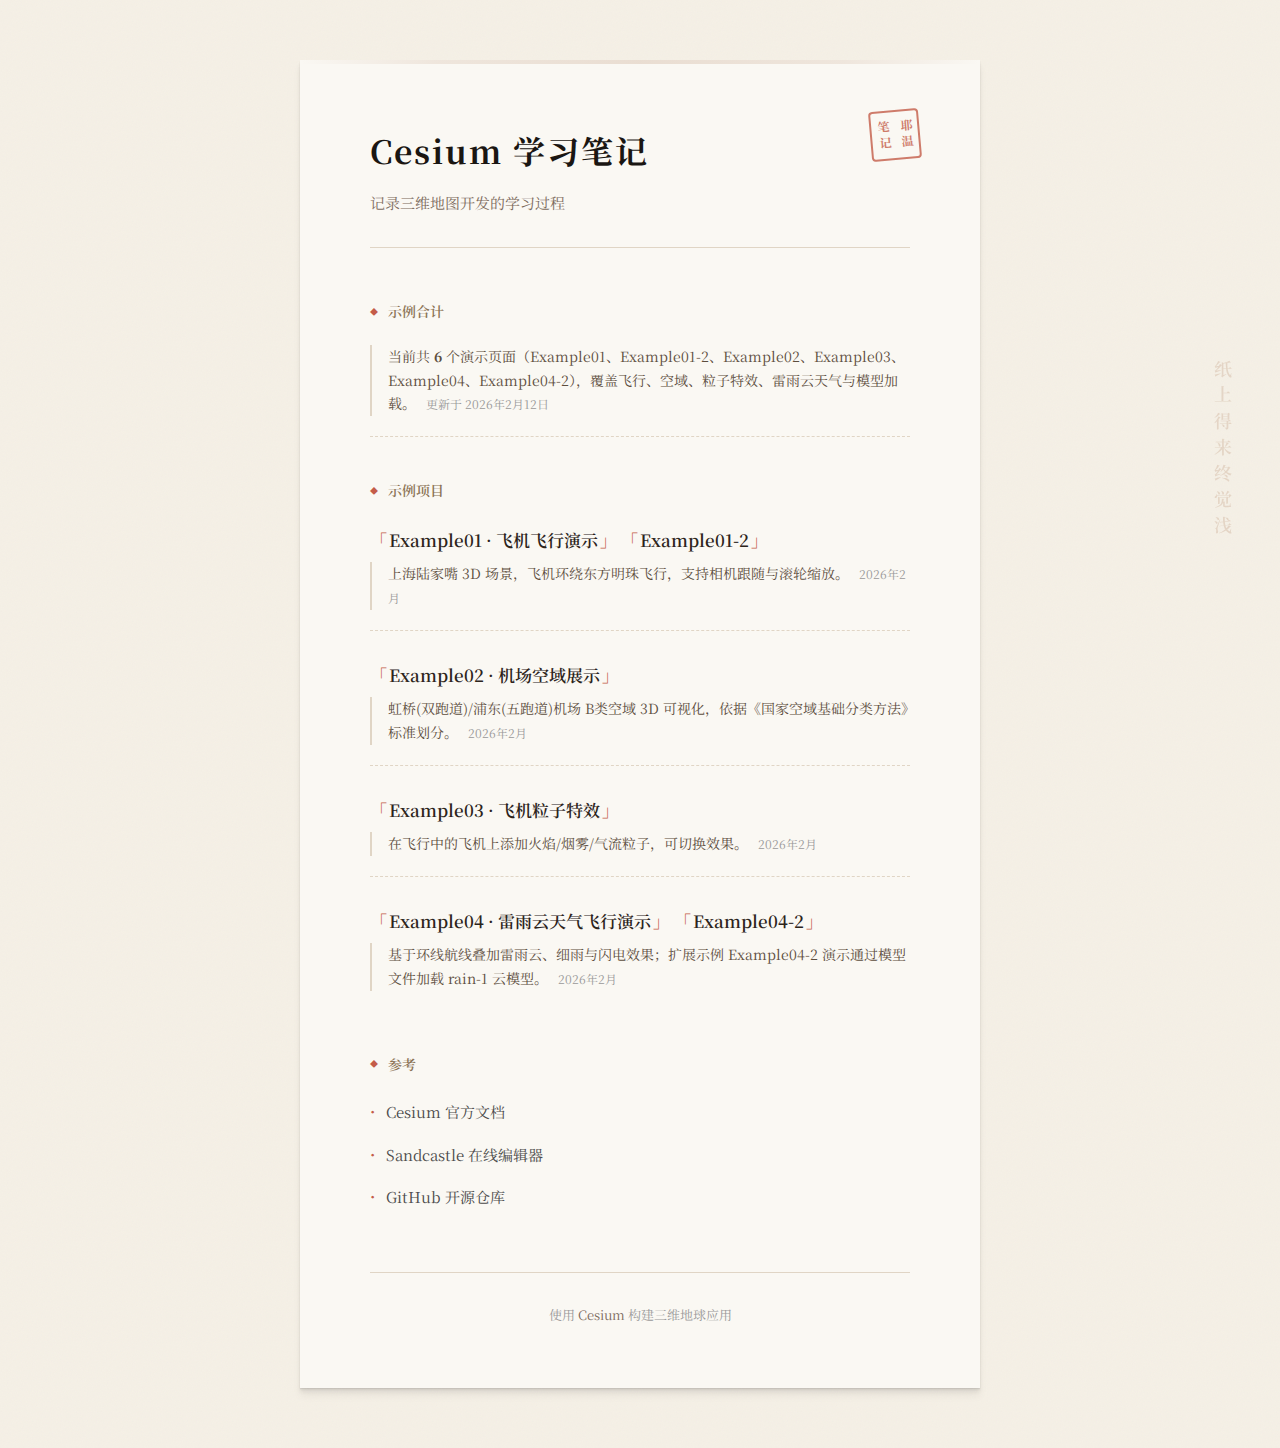
<file: index.html>
﻿<!DOCTYPE html>
<html lang="zh-CN">

<head>
    <meta charset="UTF-8">
    <meta name="viewport" content="width=device-width, initial-scale=1.0">
    <title>Cesium 学习笔记</title>
    <link rel="icon" type="image/png" href="/public/logo.png">
    <link rel="preconnect" href="https://fonts.googleapis.com">
    <link href="https://fonts.googleapis.com/css2?family=Noto+Serif+SC:wght@400;600;700&display=swap" rel="stylesheet">
    <style>
        * {
            margin: 0;
            padding: 0;
            box-sizing: border-box;
        }

        body {
            font-family: "Noto Serif SC", "Songti SC", "SimSun", serif;
            background: #f5f0e6 url("data:image/svg+xml,%3Csvg width='100' height='100' viewBox='0 0 100 100' xmlns='http://www.w3.org/2000/svg'%3E%3Cfilter id='noise'%3E%3CfeTurbulence type='fractalNoise' baseFrequency='0.8' numOctaves='4' stitchTiles='stitch'/%3E%3C/filter%3E%3Crect width='100' height='100' filter='url(%23noise)' opacity='0.03'/%3E%3C/svg%3E");
            color: #2c241b;
            line-height: 1.9;
            min-height: 100vh;
            padding: 60px 20px;
        }

        .paper {
            max-width: 680px;
            margin: 0 auto;
            background: #faf8f3;
            padding: 60px 70px;
            box-shadow:
                0 1px 1px rgba(0, 0, 0, 0.05),
                0 2px 2px rgba(0, 0, 0, 0.05),
                0 4px 4px rgba(0, 0, 0, 0.05),
                0 8px 8px rgba(0, 0, 0, 0.05);
            position: relative;
        }

        /* 纸张边缘装饰 */
        .paper::before {
            content: '';
            position: absolute;
            top: 0;
            left: 0;
            right: 0;
            height: 4px;
            background: linear-gradient(90deg,
                    transparent 0%,
                    rgba(139, 69, 19, 0.1) 20%,
                    rgba(139, 69, 19, 0.15) 50%,
                    rgba(139, 69, 19, 0.1) 80%,
                    transparent 100%);
        }

        /* 印章装饰 */
        .seal {
            position: absolute;
            top: 50px;
            right: 60px;
            width: 50px;
            height: 50px;
            border: 2px solid #c45c48;
            border-radius: 4px;
            display: flex;
            align-items: center;
            justify-content: center;
            color: #c45c48;
            font-size: 12px;
            font-weight: 700;
            transform: rotate(-5deg);
            opacity: 0.8;
            writing-mode: vertical-rl;
            letter-spacing: 4px;
            padding: 4px;
        }

        h1 {
            font-size: 32px;
            font-weight: 700;
            margin-bottom: 8px;
            color: #1a1612;
            letter-spacing: 2px;
        }

        .subtitle {
            color: #7d6b5d;
            font-size: 15px;
            margin-bottom: 50px;
            padding-bottom: 30px;
            border-bottom: 1px solid #e0d5c5;
        }

        h2 {
            font-size: 14px;
            color: #8b7355;
            margin-top: 40px;
            margin-bottom: 20px;
            font-weight: 600;
            display: flex;
            align-items: center;
            gap: 10px;
        }

        h2::before {
            content: '◆';
            font-size: 8px;
            color: #c45c48;
        }

        /* 文章列表 */
        .article {
            margin-bottom: 28px;
            padding-bottom: 20px;
            border-bottom: 1px dashed #e0d5c5;
        }

        .article:last-of-type {
            border-bottom: none;
        }

        .article a {
            color: #2c241b;
            text-decoration: none;
            font-size: 17px;
            font-weight: 600;
            display: block;
            margin-bottom: 6px;
            transition: color 0.3s;
            display: inline-block;
        }

        .article a:hover {
            color: #8b4513;
        }

        .article a::before {
            content: '「';
            color: #c45c48;
            margin-right: 2px;
        }

        .article a::after {
            content: '」';
            color: #c45c48;
            margin-left: 2px;
        }

        .article p {
            color: #5c4d3d;
            font-size: 14px;
            line-height: 1.7;
            padding-left: 16px;
            border-left: 2px solid #e0d5c5;
        }

        .date {
            color: #999;
            font-size: 12px;
            margin-left: 10px;
        }

        /* 链接列表 */
        .links {
            list-style: none;
        }

        .links li {
            margin-bottom: 12px;
            position: relative;
            padding-left: 16px;
        }

        .links li::before {
            content: '·';
            position: absolute;
            left: 0;
            color: #c45c48;
            font-weight: bold;
        }

        .links a {
            color: #4a4a4a;
            text-decoration: none;
            font-size: 15px;
            transition: all 0.3s;
            border-bottom: 1px solid transparent;
        }

        .links a:hover {
            color: #8b4513;
            border-bottom-color: #d4c4a8;
        }

        /* 竖排装饰文字 */
        .side-text {
            position: fixed;
            right: 40px;
            top: 50%;
            transform: translateY(-50%);
            writing-mode: vertical-rl;
            color: rgba(139, 69, 19, 0.15);
            font-size: 18px;
            letter-spacing: 8px;
            font-weight: 600;
            pointer-events: none;
        }

        /* 页脚 */
        footer {
            margin-top: 60px;
            padding-top: 30px;
            border-top: 1px solid #e0d5c5;
            text-align: center;
            color: #999;
            font-size: 13px;
        }

        footer a {
            color: #7d6b5d;
            text-decoration: none;
        }

        footer a:hover {
            color: #8b4513;
            text-decoration: underline;
        }

        /* 响应式 */
        @media (max-width: 768px) {
            body {
                padding: 20px;
            }

            .paper {
                padding: 40px 30px;
            }

            .seal {
                display: none;
            }

            .side-text {
                display: none;
            }

            h1 {
                font-size: 26px;
            }
        }
    </style>
</head>

<body>
    <div class="paper">
        <div class="seal">耶温<br>笔记</div>

        <h1>Cesium 学习笔记</h1>
        <p class="subtitle">记录三维地图开发的学习过程</p>

        <h2>示例合计</h2>
        <div class="article">
            <p>当前共 <strong>6</strong> 个演示页面（Example01、Example01-2、Example02、Example03、Example04、Example04-2），覆盖飞行、空域、粒子特效、雷雨云天气与模型加载。<span class="date">更新于 2026年2月12日</span></p>
        </div>

        <h2>示例项目</h2>
        <div class="article">
            <a href="./example01/index.html">Example01 · 飞机飞行演示</a>
            <a href="./example01-2/index.html">Example01-2</a>
            <p>上海陆家嘴 3D 场景，飞机环绕东方明珠飞行，支持相机跟随与滚轮缩放。<span class="date">2026年2月</span></p>
        </div>
        <div class="article">
            <a href="./example02/index.html">Example02 · 机场空域展示</a>
            <p>虹桥(双跑道)/浦东(五跑道)机场 B类空域 3D 可视化，依据《国家空域基础分类方法》标准划分。<span class="date">2026年2月</span></p>
        </div>
        <div class="article">
            <a href="./example03/index.html">Example03 · 飞机粒子特效</a>
            <p>在飞行中的飞机上添加火焰/烟雾/气流粒子，可切换效果。<span class="date">2026年2月</span></p>
        </div>
        <div class="article">
            <a href="./example04/index.html">Example04 · 雷雨云天气飞行演示</a>
            <a href="./example04-2/index.html">Example04-2</a>
            <p>基于环线航线叠加雷雨云、细雨与闪电效果；扩展示例 Example04-2 演示通过模型文件加载 rain-1 云模型。<span class="date">2026年2月</span></p>
        </div>

        <h2>参考</h2>
        <ul class="links">
            <li><a href="https://cesium.com/learn/cesiumjs-learn/" target="_blank">Cesium 官方文档</a></li>
            <li><a href="https://sandcastle.cesium.com/" target="_blank">Sandcastle 在线编辑器</a></li>
            <li><a href="https://github.com/CesiumGS/cesium" target="_blank">GitHub 开源仓库</a></li>
        </ul>

        <footer>
            <p>使用 <a href="https://cesium.com/" target="_blank">Cesium</a> 构建三维地球应用</p>
        </footer>
    </div>

    <div class="side-text">纸上得来终觉浅</div>
</body>

</html>
</file>
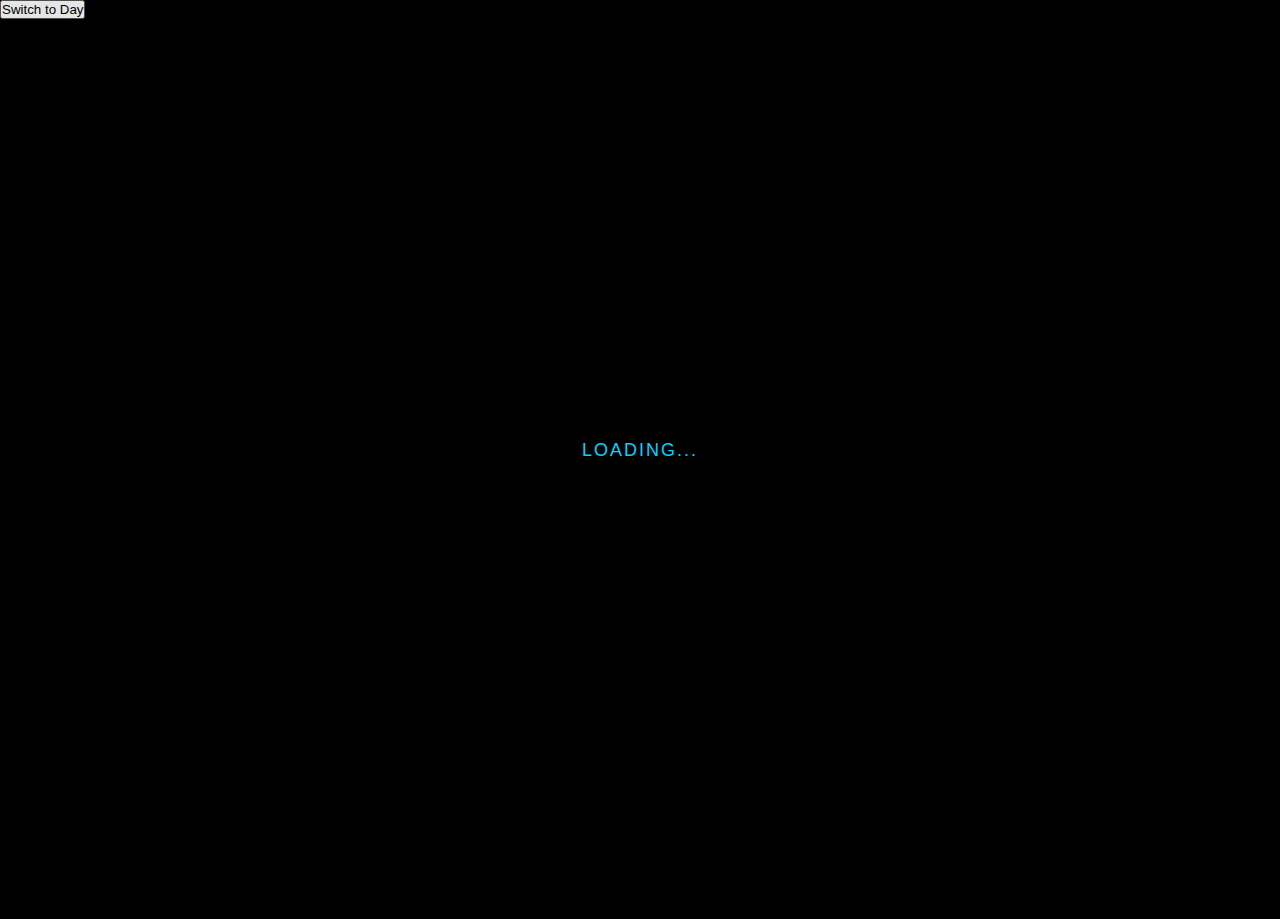
<file: example01/index.html>
<!DOCTYPE html>
<html lang="zh-CN">
<head>
    <meta charset="UTF-8">
    <meta name="viewport" content="width=device-width, initial-scale=1.0">
    <title>Example01 · 飞机飞行演示</title>
    <link rel="stylesheet" href="https://cesium.com/downloads/cesiumjs/releases/1.112/Build/Cesium/Widgets/widgets.css">
    <link rel="stylesheet" href="./css/style.css">
</head>
<body>
    <!-- 加载提示 -->
    <div id="loading" class="loading">LOADING...</div>
    
    <!-- 飞机信息面板 -->
    <div id="flightInfo" class="flight-info">
        <h3 id="airplaneName">✈️ 东方明珠环线 - 飞机</h3>
        <div class="info-row">
            <span class="label">速度</span>
            <span class="value">360 km/h</span>
        </div>
        <div class="info-row">
            <span class="label">高度</span>
            <span class="value" id="altitude">600 m</span>
        </div>
        <div class="info-row">
            <span class="label">航向</span>
            <span class="value" id="heading">0°</span>
        </div>
    </div>

    <!-- 视角锁定提示 -->
    <div id="cameraHint" class="camera-hint">🔒 视角跟随中 | 单击任意位置解锁</div>

    <!-- Cesium 容器 -->
    <button id="btnSceneMode" class="scene-mode-btn">Switch to Day</button>
    <div id="cesiumContainer"></div>

    <script src="https://cesium.com/downloads/cesiumjs/releases/1.112/Build/Cesium/Cesium.js"></script>
    <script src="./js/main.js"></script>
</body>
</html>
</file>
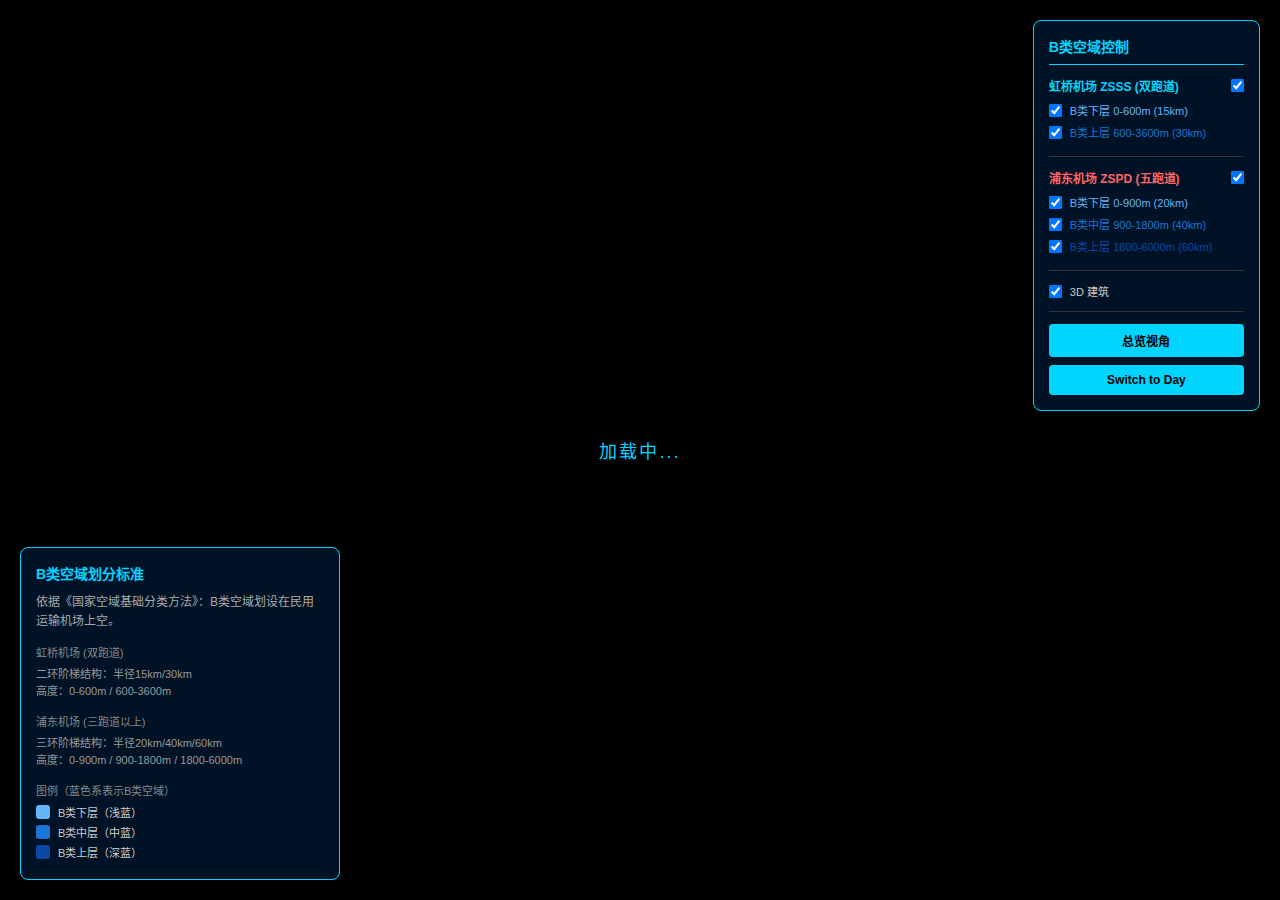
<file: example02/index.html>
<!DOCTYPE html>
<html lang="zh-CN">
<head>
    <meta charset="UTF-8">
    <meta name="viewport" content="width=device-width, initial-scale=1.0">
    <title>Example02 · 机场空域展示</title>
    
    <!-- Cesium CSS -->
    <link href="https://cesium.com/downloads/cesiumjs/releases/1.112/Build/Cesium/Widgets/widgets.css" rel="stylesheet">
    
    <style>
        /* ========== 基础样式 ========== */
        * {
            margin: 0;
            padding: 0;
            box-sizing: border-box;
        }

        html, body, #cesiumContainer {
            width: 100%;
            height: 100%;
            overflow: hidden;
            background: #000;
        }

        #cesiumContainer canvas {
            image-rendering: -webkit-optimize-contrast;
            image-rendering: crisp-edges;
        }

        /* ========== 加载提示 ========== */
        .loading {
            position: absolute;
            top: 50%;
            left: 50%;
            transform: translate(-50%, -50%);
            color: #00d4ff;
            font-size: 18px;
            z-index: 2000;
            background: rgba(0, 0, 0, 0.9);
            padding: 20px 40px;
            border-radius: 4px;
            font-family: 'Microsoft YaHei', sans-serif;
            letter-spacing: 2px;
        }

        /* ========== 控制面板 ========== */
        .control-panel {
            position: absolute;
            top: 20px;
            right: 20px;
            background: rgba(0, 20, 40, 0.95);
            border: 1px solid #00d4ff;
            border-radius: 8px;
            padding: 15px;
            color: #fff;
            font-family: 'Microsoft YaHei', sans-serif;
            z-index: 1000;
            min-width: 220px;
            max-height: 90vh;
            overflow-y: auto;
        }

        .control-panel h3 {
            color: #00d4ff;
            font-size: 14px;
            margin-bottom: 12px;
            padding-bottom: 8px;
            border-bottom: 1px solid #00d4ff;
        }

        .airport-section {
            margin-bottom: 12px;
            padding-bottom: 10px;
            border-bottom: 1px solid #333;
        }

        .airport-header {
            display: flex;
            justify-content: space-between;
            align-items: center;
            margin-bottom: 8px;
        }

        .airport-name {
            font-size: 12px;
            font-weight: bold;
        }

        .control-item {
            display: flex;
            align-items: center;
            margin: 6px 0;
            font-size: 11px;
            cursor: pointer;
        }

        .control-item input[type="checkbox"] {
            margin-right: 8px;
            cursor: pointer;
        }

        .control-item label {
            cursor: pointer;
            color: #ccc;
            transition: color 0.2s;
        }

        .control-item:hover label {
            opacity: 0.8;
        }

        /* ========== 按钮样式 ========== */
        .btn-primary {
            background: #00d4ff;
            border: none;
            color: #000;
            padding: 8px 16px;
            border-radius: 4px;
            cursor: pointer;
            font-size: 12px;
            width: 100%;
            font-weight: bold;
            transition: background 0.2s;
        }

        .btn-primary:hover {
            background: #33ddff;
        }

        /* ========== 信息卡片 ========== */
        .info-card {
            position: absolute;
            bottom: 20px;
            left: 20px;
            background: rgba(0, 20, 40, 0.95);
            border: 1px solid #00d4ff;
            border-radius: 8px;
            padding: 15px;
            color: #fff;
            font-family: 'Microsoft YaHei', sans-serif;
            z-index: 1000;
            max-width: 320px;
        }

        .info-card h4 {
            color: #00d4ff;
            font-size: 14px;
            margin-bottom: 10px;
        }

        .info-card p {
            font-size: 12px;
            color: #aaa;
            line-height: 1.6;
            margin-bottom: 8px;
        }

        .legend-title {
            font-size: 11px;
            color: #888;
            margin: 12px 0 6px 0;
        }

        .legend-item {
            display: flex;
            align-items: center;
            margin: 4px 0;
            font-size: 11px;
        }

        .legend-color {
            width: 14px;
            height: 14px;
            border-radius: 3px;
            margin-right: 8px;
        }

        .legend-desc {
            margin-top: 10px;
            padding-top: 10px;
            border-top: 1px solid #333;
            font-size: 10px;
            color: #666;
            line-height: 1.5;
        }
    </style>
</head>
<body>
    <!-- 加载提示 -->
    <div id="loading" class="loading">加载中...</div>

    <!-- 控制面板 -->
    <div class="control-panel">
        <h3>B类空域控制</h3>
        
        <!-- 虹桥机场 (双跑道) -->
        <div class="airport-section">
            <div class="airport-header">
                <span class="airport-name" style="color: #00d4ff;">虹桥机场 ZSSS (双跑道)</span>
                <input type="checkbox" id="toggleHongqiao" checked>
            </div>
            <div class="control-item">
                <input type="checkbox" id="toggleHqLayer0" checked>
                <label for="toggleHqLayer0" style="color: #64B5F6;">B类下层 0-600m (15km)</label>
            </div>
            <div class="control-item">
                <input type="checkbox" id="toggleHqLayer1" checked>
                <label for="toggleHqLayer1" style="color: #1976D2;">B类上层 600-3600m (30km)</label>
            </div>
        </div>
        
        <!-- 浦东机场 (五跑道) -->
        <div class="airport-section">
            <div class="airport-header">
                <span class="airport-name" style="color: #ff6464;">浦东机场 ZSPD (五跑道)</span>
                <input type="checkbox" id="togglePudong" checked>
            </div>
            <div class="control-item">
                <input type="checkbox" id="togglePdLayer0" checked>
                <label for="togglePdLayer0" style="color: #64B5F6;">B类下层 0-900m (20km)</label>
            </div>
            <div class="control-item">
                <input type="checkbox" id="togglePdLayer1" checked>
                <label for="togglePdLayer1" style="color: #1976D2;">B类中层 900-1800m (40km)</label>
            </div>
            <div class="control-item">
                <input type="checkbox" id="togglePdLayer2" checked>
                <label for="togglePdLayer2" style="color: #0D47A1;">B类上层 1800-6000m (60km)</label>
            </div>
        </div>
        
        <!-- 其他控制 -->
        <div class="control-item">
            <input type="checkbox" id="toggleBuildings" checked>
            <label for="toggleBuildings">3D 建筑</label>
        </div>
        
        <div style="margin-top: 12px; padding-top: 12px; border-top: 1px solid #333;">
            <button id="btnOverview" class="btn-primary">总览视角</button>
            <button id="btnSceneMode" class="btn-primary" style="margin-top: 8px;">Switch to Day</button>
        </div>
    </div>

    <!-- 信息卡片 -->
    <div class="info-card">
        <h4>B类空域划分标准</h4>
        <p>依据《国家空域基础分类方法》：B类空域划设在民用运输机场上空。</p>
        
        <div class="legend-title">虹桥机场 (双跑道)</div>
        <p style="font-size: 11px; color: #999; margin-bottom: 8px;">
            二环阶梯结构：半径15km/30km<br>
            高度：0-600m / 600-3600m
        </p>
        
        <div class="legend-title">浦东机场 (三跑道以上)</div>
        <p style="font-size: 11px; color: #999; margin-bottom: 8px;">
            三环阶梯结构：半径20km/40km/60km<br>
            高度：0-900m / 900-1800m / 1800-6000m
        </p>
        
        <div class="legend-title">图例（蓝色系表示B类空域）</div>
        <div class="legend-item">
            <div class="legend-color" style="background: #64B5F6;"></div>
            <span style="color: #ccc;">B类下层（浅蓝）</span>
        </div>
        <div class="legend-item">
            <div class="legend-color" style="background: #1976D2;"></div>
            <span style="color: #ccc;">B类中层（中蓝）</span>
        </div>
        <div class="legend-item">
            <div class="legend-color" style="background: #0D47A1;"></div>
            <span style="color: #ccc;">B类上层（深蓝）</span>
        </div>
    </div>

    <!-- Cesium 容器 -->
    <div id="cesiumContainer"></div>

    <!-- Cesium JS -->
    <script src="https://cesium.com/downloads/cesiumjs/releases/1.112/Build/Cesium/Cesium.js"></script>
    <script src="./js/main.js"></script>
</body>
</html>
</file>
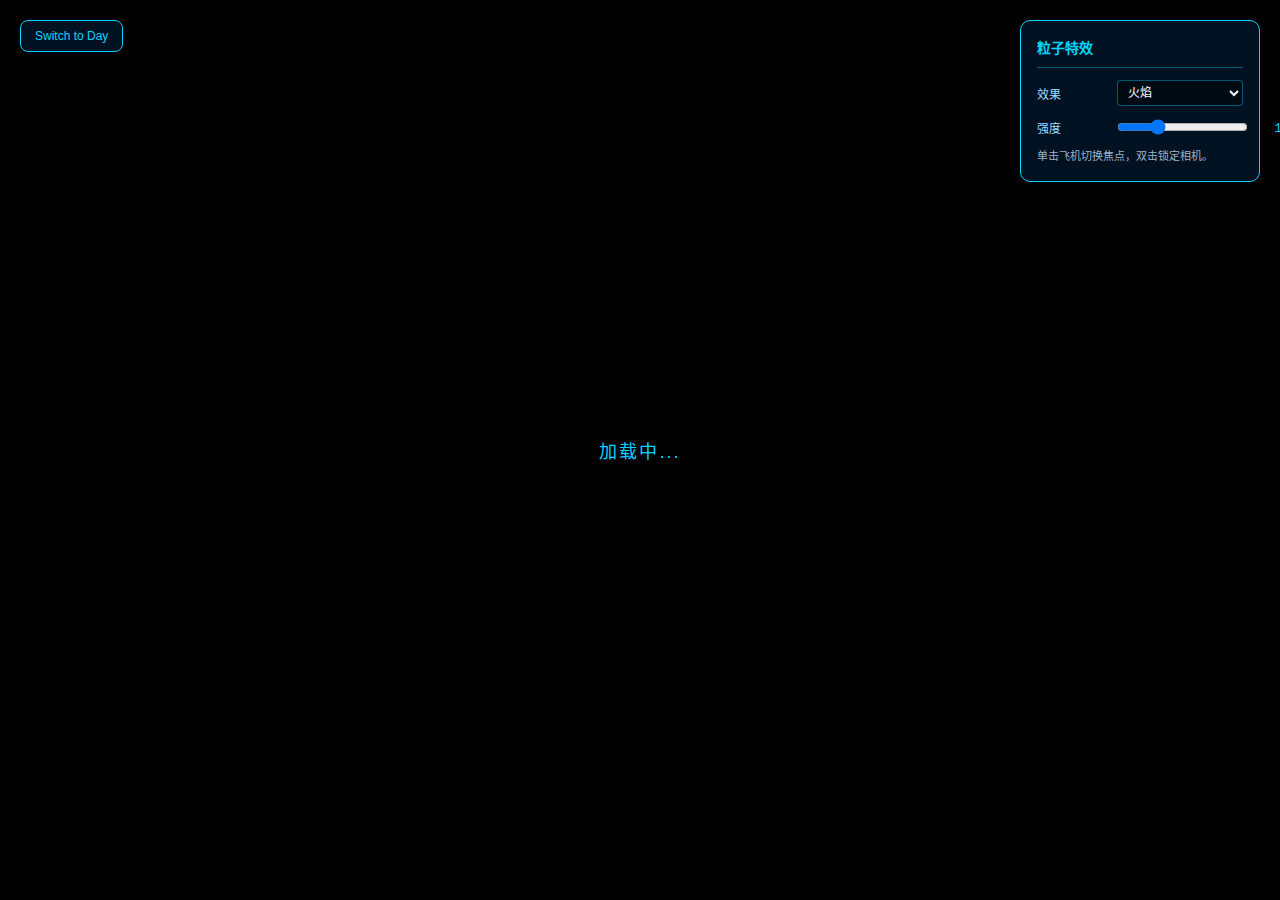
<file: example03/index.html>
﻿<!DOCTYPE html>
<html lang="zh-CN">
<head>
    <meta charset="UTF-8">
    <meta name="viewport" content="width=device-width, initial-scale=1.0">
    <title>Example03 · 飞机粒子特效</title>
    <link rel="stylesheet" href="https://cesium.com/downloads/cesiumjs/releases/1.112/Build/Cesium/Widgets/widgets.css">
    <link rel="stylesheet" href="./css/style.css">
</head>
<body>
    <div id="loading" class="loading">加载中...</div>

    <div class="control-panel">
        <h3>粒子特效</h3>
        <div class="control-item">
            <label for="effectSelect">效果</label>
            <select id="effectSelect">
                <option value="flame" selected>火焰</option>
                <option value="smoke">烟雾</option>
                <option value="trail">气流</option>
                <option value="none">关闭</option>
            </select>
        </div>
        <div class="control-item">
            <label for="intensityRange">强度</label>
            <input id="intensityRange" type="range" min="0.6" max="2" step="0.1" value="1">
            <span id="intensityValue">1.0倍</span>
        </div>
        <div class="control-hint">
            单击飞机切换焦点，双击锁定相机。
        </div>
    </div>

    <div id="flightInfo" class="flight-info">
        <h3 id="airplaneName">飞机</h3>
        <div class="info-row">
            <span class="label">速度</span>
            <span class="value" id="speed">0 km/h</span>
        </div>
        <div class="info-row">
            <span class="label">高度</span>
            <span class="value" id="altitude">0 m</span>
        </div>
        <div class="info-row">
            <span class="label">航向</span>
            <span class="value" id="heading">0°</span>
        </div>
    </div>

    <div id="cameraHint" class="camera-hint">相机已锁定，单击任意位置解锁。</div>

    <button id="btnSceneMode" class="scene-mode-btn">Switch to Day</button>
    <div id="cesiumContainer"></div>

    <script src="https://cesium.com/downloads/cesiumjs/releases/1.112/Build/Cesium/Cesium.js"></script>
    <script src="./js/main.js"></script>
</body>
</html>
</file>
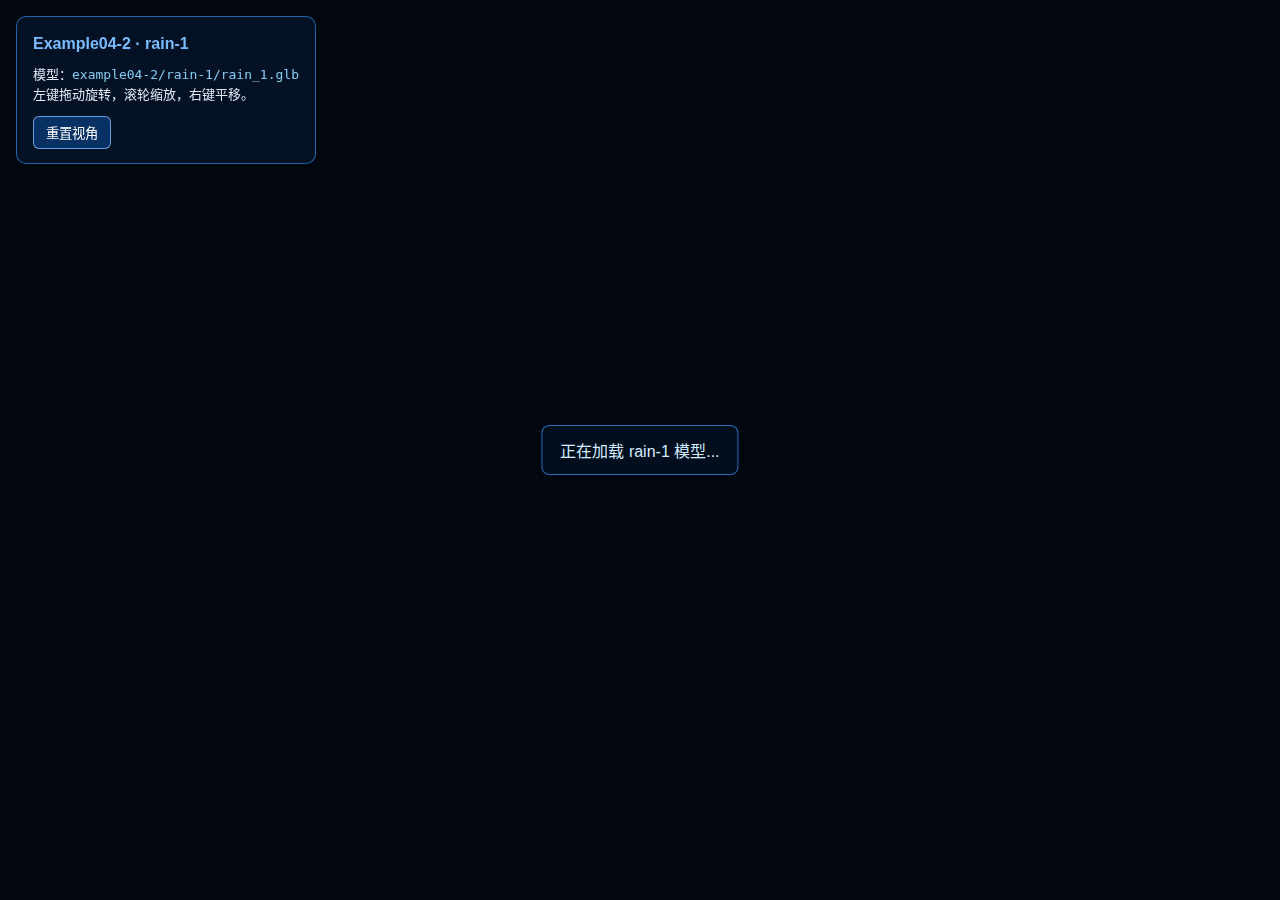
<file: example04-2/index.html>
<!DOCTYPE html>
<html lang="zh-CN">
<head>
    <meta charset="UTF-8">
    <meta name="viewport" content="width=device-width, initial-scale=1.0">
    <title>Example04-2 · rain-1 模型加载</title>
    <link rel="stylesheet" href="https://cesium.com/downloads/cesiumjs/releases/1.112/Build/Cesium/Widgets/widgets.css">
    <link rel="stylesheet" href="./css/style.css">
</head>
<body>
    <div id="loading" class="loading">正在加载 rain-1 模型...</div>

    <div class="panel">
        <h3>Example04-2 · rain-1</h3>
        <p>模型：<code>example04-2/rain-1/rain_1.glb</code></p>
        <p>左键拖动旋转，滚轮缩放，右键平移。</p>
        <button id="btnResetView" type="button">重置视角</button>
    </div>

    <div id="cesiumContainer"></div>

    <script src="https://cesium.com/downloads/cesiumjs/releases/1.112/Build/Cesium/Cesium.js"></script>
    <script src="./js/main.js"></script>
</body>
</html>
</file>
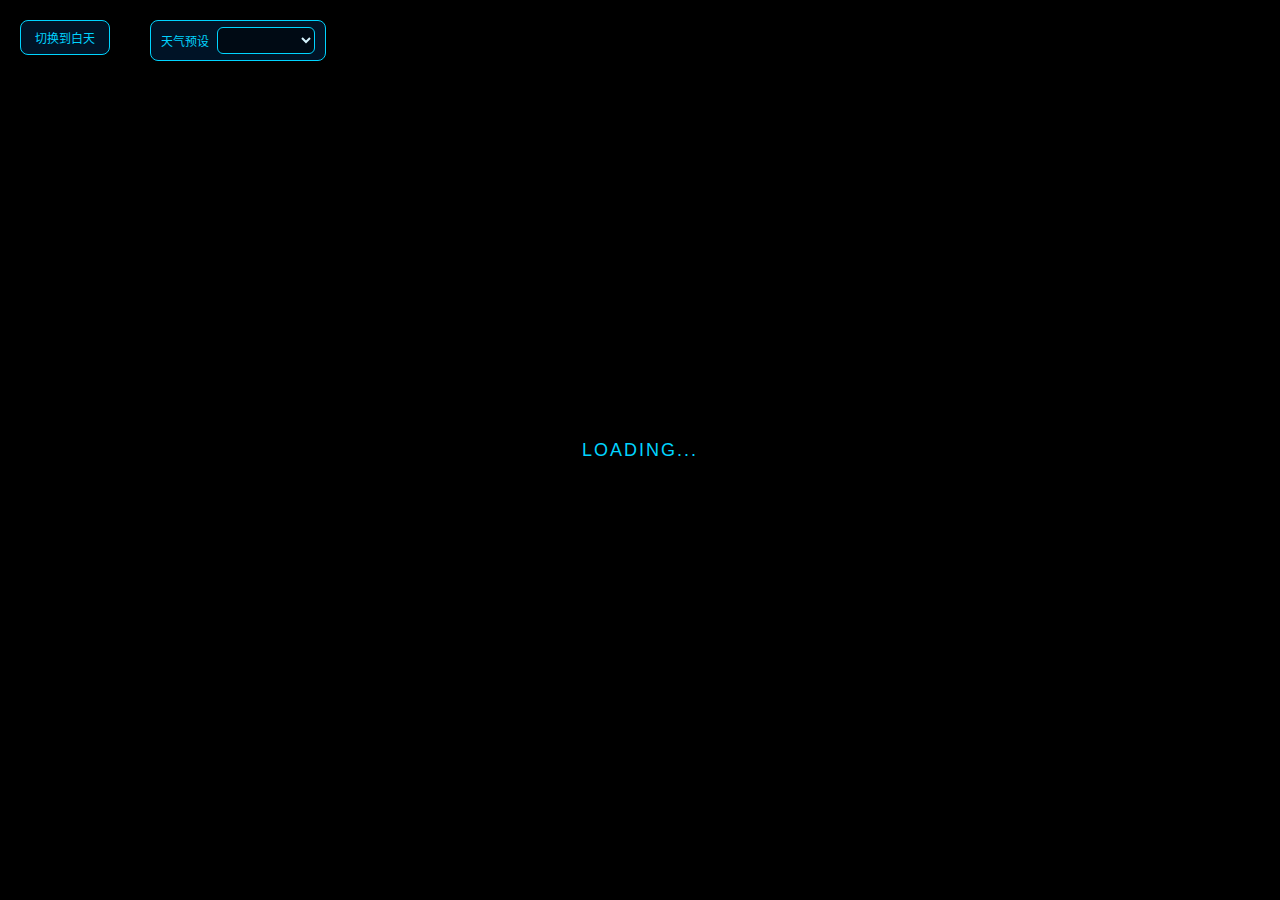
<file: example04/index.html>
<!DOCTYPE html>
<html lang="zh-CN">
<head>
    <meta charset="UTF-8">
    <meta name="viewport" content="width=device-width, initial-scale=1.0">
    <title>Example04 · 雷雨云天气飞行演示</title>
    <link rel="stylesheet" href="https://cesium.com/downloads/cesiumjs/releases/1.112/Build/Cesium/Widgets/widgets.css">
    <link rel="stylesheet" href="./css/style.css">
</head>
<body>
    <div id="loading" class="loading">LOADING...</div>

    <div id="flightInfo" class="flight-info">
        <h3 id="airplaneName">✈️ 东方明珠环线 - 飞机</h3>
        <div class="info-row">
            <span class="label">速度</span>
            <span class="value" id="speed">360 km/h</span>
        </div>
        <div class="info-row">
            <span class="label">起飞地</span>
            <span class="value" id="departure">东方明珠</span>
        </div>
        <div class="info-row">
            <span class="label">目的地</span>
            <span class="value" id="destination">环线巡航</span>
        </div>
        <div class="info-row">
            <span class="label">当前飞行状态</span>
            <span class="value" id="flightStatus">巡航</span>
        </div>
        <div class="info-row">
            <span class="label">航班号</span>
            <span class="value" id="flightNo">E20</span>
        </div>
        <div class="info-row">
            <span class="label">高度</span>
            <span class="value" id="altitude">600 m</span>
        </div>
        <div class="info-row">
            <span class="label">航向</span>
            <span class="value" id="heading">0°</span>
        </div>
        <div class="info-row">
            <span class="label">当前剩余油量</span>
            <span class="value" id="fuelRemaining">88%</span>
        </div>
        <div class="info-row">
            <span class="label">当前状态</span>
            <span class="value" id="systemStatus">正常</span>
        </div>
    </div>

    <div id="cameraHint" class="camera-hint">🔒 视角跟随中 | 单击任意位置解锁</div>

    <button id="btnSceneMode" class="scene-mode-btn">切换到白天</button>

    <div class="weather-preset-panel">
        <label for="weatherPresetSelect">天气预设</label>
        <select id="weatherPresetSelect"></select>
    </div>

    <div id="cesiumContainer"></div>

    <script src="https://cesium.com/downloads/cesiumjs/releases/1.112/Build/Cesium/Cesium.js"></script>
    <script src="./js/weather-component.js"></script>
    <script src="./js/main.js"></script>
</body>
</html>
</file>
<file: example01/css/style.css>
/* 基础样式重置 */
* {
    margin: 0;
    padding: 0;
    box-sizing: border-box;
}

html, body, #cesiumContainer {
    width: 100%;
    height: 100%;
    overflow: hidden;
    background: #000;
}

/* 提高 canvas 渲染质量 */
#cesiumContainer canvas {
    image-rendering: -webkit-optimize-contrast;
    image-rendering: crisp-edges;
}

/* 加载提示 */
.loading {
    position: absolute;
    top: 50%;
    left: 50%;
    transform: translate(-50%, -50%);
    color: #00d4ff;
    font-size: 18px;
    z-index: 2000;
    background: rgba(0, 0, 0, 0.9);
    padding: 20px 40px;
    border-radius: 4px;
    font-family: 'Microsoft YaHei', sans-serif;
    letter-spacing: 2px;
}

/* 飞机信息面板 - 跟随飞机 */
.flight-info {
    position: absolute;
    background: rgba(0, 20, 40, 0.95);
    border: 2px solid #00d4ff;
    border-radius: 12px;
    padding: 15px 20px;
    color: #fff;
    font-family: 'Microsoft YaHei', sans-serif;
    z-index: 3000;
    display: none;
    min-width: 220px;
    box-shadow: 0 0 30px rgba(0, 212, 255, 0.5);
    pointer-events: none;
    transform: translate(-50%, -120%);
}

.flight-info.show {
    display: block;
}

.flight-info h3 {
    color: #00d4ff;
    font-size: 16px;
    margin-bottom: 10px;
    text-align: center;
    border-bottom: 1px solid #00d4ff;
    padding-bottom: 8px;
}

.flight-info .info-row {
    display: flex;
    justify-content: space-between;
    margin: 8px 0;
    font-size: 13px;
}

.flight-info .label {
    color: #aaa;
}

.flight-info .value {
    color: #00d4ff;
    font-weight: bold;
    font-family: 'Consolas', monospace;
}

/* 视角提示 */
.camera-hint {
    position: absolute;
    bottom: 30px;
    left: 50%;
    transform: translateX(-50%);
    color: #00d4ff;
    font-size: 14px;
    z-index: 1000;
    background: rgba(0, 0, 0, 0.7);
    padding: 10px 20px;
    border-radius: 20px;
    font-family: 'Microsoft YaHei', sans-serif;
    display: none;
}

.camera-hint.show {
    display: block;
}
</file>
<file: example03/css/style.css>
﻿* {
    margin: 0;
    padding: 0;
    box-sizing: border-box;
}

html, body, #cesiumContainer {
    width: 100%;
    height: 100%;
    overflow: hidden;
    background: #000;
}

#cesiumContainer canvas {
    image-rendering: -webkit-optimize-contrast;
    image-rendering: crisp-edges;
}

.loading {
    position: absolute;
    top: 50%;
    left: 50%;
    transform: translate(-50%, -50%);
    color: #00d4ff;
    font-size: 18px;
    z-index: 2000;
    background: rgba(0, 0, 0, 0.9);
    padding: 20px 40px;
    border-radius: 4px;
    font-family: "Microsoft YaHei", sans-serif;
    letter-spacing: 2px;
}

.control-panel {
    position: absolute;
    top: 20px;
    right: 20px;
    background: rgba(0, 18, 35, 0.95);
    border: 1px solid #00d4ff;
    border-radius: 10px;
    padding: 16px;
    color: #fff;
    font-family: "Microsoft YaHei", sans-serif;
    z-index: 1500;
    width: 240px;
    box-shadow: 0 10px 30px rgba(0, 0, 0, 0.45);
}

.control-panel h3 {
    color: #00d4ff;
    font-size: 14px;
    margin-bottom: 12px;
    padding-bottom: 10px;
    border-bottom: 1px solid rgba(0, 212, 255, 0.4);
}

.control-item {
    display: flex;
    align-items: center;
    gap: 10px;
    margin-bottom: 12px;
    font-size: 12px;
}

.control-item label {
    min-width: 70px;
    color: #9ddcff;
}

.control-item select,
.control-item input[type="range"] {
    flex: 1;
    background: rgba(0, 0, 0, 0.4);
    border: 1px solid rgba(0, 212, 255, 0.4);
    color: #fff;
    border-radius: 4px;
    padding: 4px 6px;
    font-size: 12px;
    outline: none;
}

.control-item input[type="range"] {
    padding: 0;
}

.control-item span {
    min-width: 50px;
    text-align: right;
    color: #00d4ff;
    font-family: "Consolas", monospace;
    font-size: 12px;
}

.control-hint {
    font-size: 11px;
    color: #9bb4c8;
    line-height: 1.5;
}

.flight-info {
    position: absolute;
    background: rgba(0, 20, 40, 0.95);
    border: 2px solid #00d4ff;
    border-radius: 12px;
    padding: 15px 20px;
    color: #fff;
    font-family: "Microsoft YaHei", sans-serif;
    z-index: 3000;
    display: none;
    min-width: 220px;
    box-shadow: 0 0 30px rgba(0, 212, 255, 0.5);
    pointer-events: none;
    transform: translate(-50%, -120%);
}

.flight-info.show {
    display: block;
}

.flight-info h3 {
    color: #00d4ff;
    font-size: 16px;
    margin-bottom: 10px;
    text-align: center;
    border-bottom: 1px solid #00d4ff;
    padding-bottom: 8px;
}

.flight-info .info-row {
    display: flex;
    justify-content: space-between;
    margin: 8px 0;
    font-size: 13px;
}

.flight-info .label {
    color: #aaa;
}

.flight-info .value {
    color: #00d4ff;
    font-weight: bold;
    font-family: "Consolas", monospace;
}

.camera-hint {
    position: absolute;
    bottom: 30px;
    left: 50%;
    transform: translateX(-50%);
    color: #00d4ff;
    font-size: 14px;
    z-index: 1000;
    background: rgba(0, 0, 0, 0.7);
    padding: 10px 20px;
    border-radius: 20px;
    font-family: "Microsoft YaHei", sans-serif;
    display: none;
}

.camera-hint.show {
    display: block;
}

.scene-mode-btn {
    position: absolute;
    top: 20px;
    left: 20px;
    z-index: 1400;
    background: rgba(0, 18, 35, 0.95);
    border: 1px solid #00d4ff;
    color: #00d4ff;
    border-radius: 8px;
    padding: 8px 14px;
    cursor: pointer;
    font-size: 12px;
    font-family: "Microsoft YaHei", sans-serif;
    transition: all 0.2s;
}

.scene-mode-btn:hover {
    background: rgba(0, 35, 65, 0.95);
}
</file>
<file: example04-2/css/style.css>
* {
    margin: 0;
    padding: 0;
    box-sizing: border-box;
}

html,
body,
#cesiumContainer {
    width: 100%;
    height: 100%;
    overflow: hidden;
    font-family: "Microsoft YaHei", sans-serif;
}

#cesiumContainer {
    background: #02060f;
}

.loading {
    position: absolute;
    top: 50%;
    left: 50%;
    transform: translate(-50%, -50%);
    z-index: 2000;
    color: #d5ecff;
    background: rgba(0, 16, 32, 0.9);
    border: 1px solid rgba(58, 151, 255, 0.7);
    border-radius: 8px;
    padding: 12px 18px;
}

.panel {
    position: absolute;
    top: 16px;
    left: 16px;
    z-index: 1200;
    min-width: 280px;
    max-width: 360px;
    padding: 14px 16px;
    border-radius: 10px;
    border: 1px solid rgba(58, 151, 255, 0.6);
    background: rgba(4, 20, 40, 0.86);
    color: #edf4ff;
    line-height: 1.6;
    backdrop-filter: blur(6px);
}

.panel h3 {
    font-size: 16px;
    margin-bottom: 8px;
    color: #78bbff;
}

.panel p {
    font-size: 13px;
    opacity: 0.95;
}

.panel code {
    color: #8cd5ff;
}

#btnResetView {
    margin-top: 10px;
    border: 1px solid rgba(120, 187, 255, 0.8);
    background: rgba(11, 56, 112, 0.85);
    color: #fff;
    padding: 6px 12px;
    border-radius: 6px;
    cursor: pointer;
}

#btnResetView:hover {
    background: rgba(19, 74, 145, 0.95);
}
</file>
<file: example04/css/style.css>
/* 基础样式重置 */
* {
    margin: 0;
    padding: 0;
    box-sizing: border-box;
}

html, body, #cesiumContainer {
    width: 100%;
    height: 100%;
    overflow: hidden;
    background: #000;
}

/* 提高 canvas 渲染质量 */
#cesiumContainer canvas {
    image-rendering: -webkit-optimize-contrast;
    image-rendering: crisp-edges;
}

/* 加载提示 */
.loading {
    position: absolute;
    top: 50%;
    left: 50%;
    transform: translate(-50%, -50%);
    color: #00d4ff;
    font-size: 18px;
    z-index: 2000;
    background: rgba(0, 0, 0, 0.9);
    padding: 20px 40px;
    border-radius: 4px;
    font-family: 'Microsoft YaHei', sans-serif;
    letter-spacing: 2px;
}

/* 飞机信息面板 - 跟随飞机 */
.flight-info {
    position: absolute;
    background: rgba(0, 20, 40, 0.95);
    border: 1px solid #00d4ff;
    border-radius: 10px;
    padding: 10px 12px;
    color: #fff;
    font-family: 'Microsoft YaHei', sans-serif;
    z-index: 3000;
    display: none;
    min-width: 170px;
    box-shadow: 0 0 16px rgba(0, 212, 255, 0.38);
    pointer-events: none;
    transform: translate(-50%, -100%);
}

.flight-info.show {
    display: block;
}

.flight-info h3 {
    color: #00d4ff;
    font-size: 13px;
    margin-bottom: 6px;
    text-align: center;
    border-bottom: 1px solid #00d4ff;
    padding-bottom: 5px;
}

.flight-info .info-row {
    display: flex;
    justify-content: space-between;
    margin: 4px 0;
    font-size: 12px;
}

.flight-info .label {
    color: #aaa;
}

.flight-info .value {
    color: #00d4ff;
    font-weight: bold;
    font-family: 'Consolas', monospace;
}

/* 视角提示 */
.camera-hint {
    position: absolute;
    bottom: 30px;
    left: 50%;
    transform: translateX(-50%);
    color: #00d4ff;
    font-size: 14px;
    z-index: 1000;
    background: rgba(0, 0, 0, 0.7);
    padding: 10px 20px;
    border-radius: 20px;
    font-family: 'Microsoft YaHei', sans-serif;
    display: none;
}

.camera-hint.show {
    display: block;
}

.scene-mode-btn {
    position: absolute;
    top: 20px;
    left: 20px;
    z-index: 1200;
    background: rgba(0, 20, 40, 0.95);
    border: 1px solid #00d4ff;
    color: #00d4ff;
    border-radius: 8px;
    padding: 8px 14px;
    cursor: pointer;
    font-size: 12px;
    font-family: 'Microsoft YaHei', sans-serif;
    transition: all 0.2s;
}

.scene-mode-btn:hover {
    background: rgba(0, 35, 65, 0.95);
}

.weather-preset-panel {
    position: absolute;
    top: 20px;
    left: 150px;
    z-index: 1200;
    background: rgba(0, 20, 40, 0.95);
    border: 1px solid #00d4ff;
    border-radius: 8px;
    padding: 6px 10px;
    display: flex;
    align-items: center;
    gap: 8px;
    color: #00d4ff;
    font-size: 12px;
    font-family: 'Microsoft YaHei', sans-serif;
}

.weather-preset-panel label {
    white-space: nowrap;
}

.weather-preset-panel select {
    background: rgba(0, 0, 0, 0.45);
    border: 1px solid #00d4ff;
    border-radius: 6px;
    color: #d5f4ff;
    padding: 4px 6px;
    outline: none;
    min-width: 98px;
}
</file>
